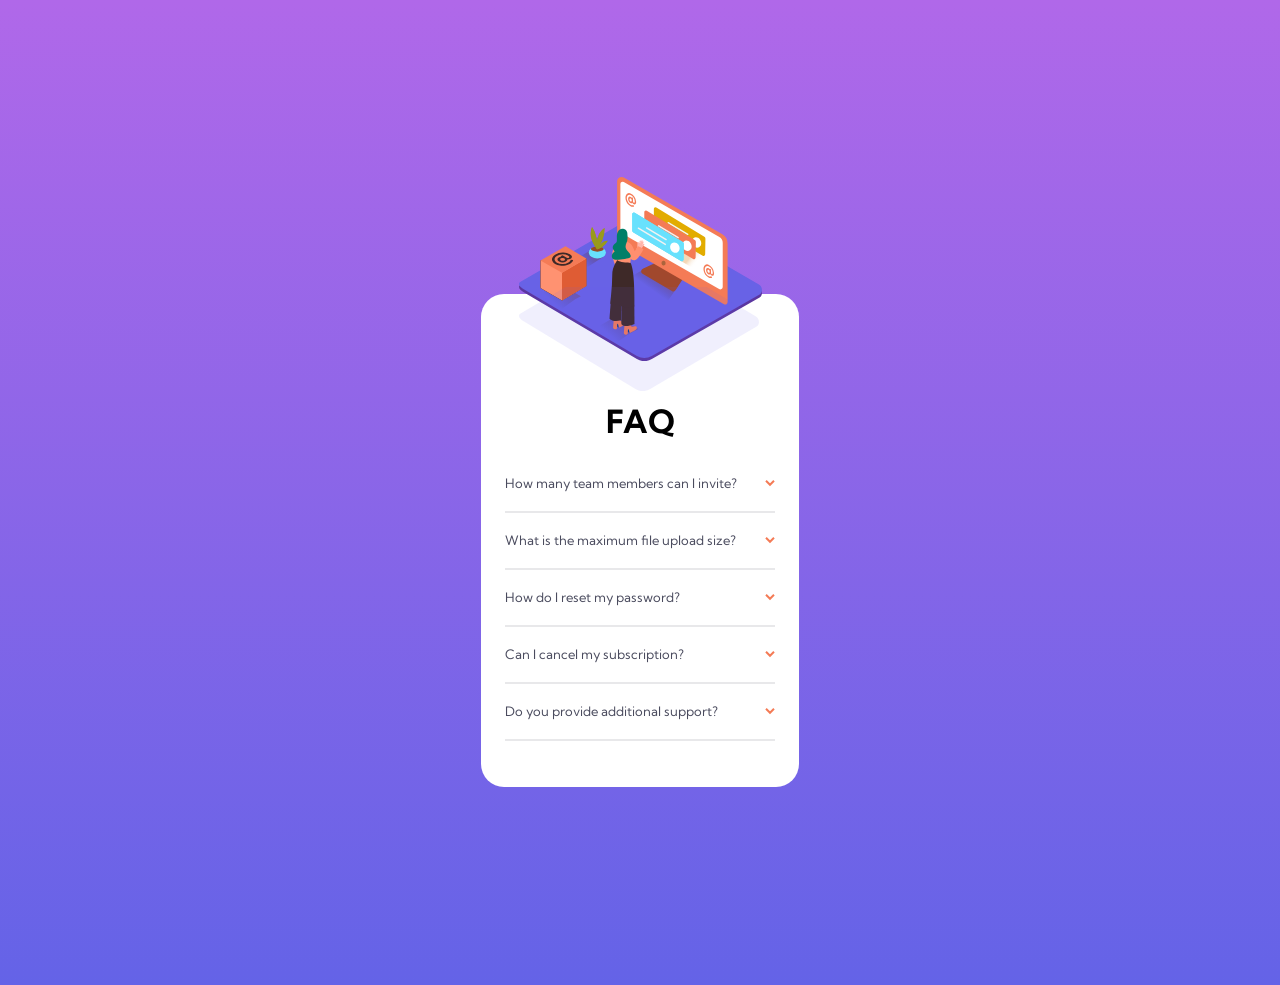
<file: index.html>
<!DOCTYPE html>
<html lang="en">
  <head>
    <meta charset="UTF-8" />
    <meta name="viewport" content="width=device-width, initial-scale=1.0" />

    <link
      rel="icon"
      type="image/png"
      sizes="32x32"
      href="./images/favicon-32x32.png"
    />
    <link rel="stylesheet" href="style.css" />

    <title>Frontend Mentor | FAQ Accordion Card</title>
  </head>
  <body>
    <div class="main">
      <div class="main_img_mobile">
        <img
          class="woman_img"
          src="./images/illustration-woman-online-mobile.svg"
          alt=""
        />
        <img class="shadow" src="./images/bg-pattern-mobile.svg" alt="" />
      </div>
      <div class="main_img_desktop">
        <img
          class="woman_img"
          src="./images/illustration-woman-online-desktop.svg"
          alt=""
        />
        <img class="shadow" src="./images/bg-pattern-desktop.svg" alt="" />
      </div>
      <div class="card">
        <h1>FAQ</h1>
        <div id="container">
          <div id="question">
            <p>How many team members can I invite?</p>
            <img id="arrow_img" src="./images/icon-arrow-down.svg" alt="" />
          </div>

          <span id="panel">
            You can invite up to 2 additional users on the Free plan. There is
            no limit on team members for the Premium plan.
          </span>

          <hr />
        </div>
        <div id="container">
          <div id="question">
            <p>What is the maximum file upload size?</p>
            <img id="arrow_img" src="./images/icon-arrow-down.svg" alt="" />
          </div>

          <span>
            No more than 2GB. All files in your account must fit your allotted
            storage space.
          </span>

          <hr />
        </div>
        <div id="container">
          <div id="question">
            <p>How do I reset my password?</p>
            <img id="arrow_img" src="./images/icon-arrow-down.svg" alt="" />
          </div>

          <span>
            Click “Forgot password” from the login page or “Change password”
            from your profile page. A reset link will be emailed to you.
          </span>

          <hr />
        </div>
        <div id="container">
          <div id="question">
            <p>Can I cancel my subscription?</p>
            <img id="arrow_img" src="./images/icon-arrow-down.svg" alt="" />
          </div>

          <span>
            Yes! Send us a message and we’ll process your request no questions
            asked. Do you provide additional support? Chat and email support is
            available 24/7. Phone lines are open during normal business hours.
          </span>

          <hr />
        </div>
        <div id="container">
          <div id="question">
            <p>Do you provide additional support?</p>
            <img id="arrow_img" src="./images/icon-arrow-down.svg" alt="" />
          </div>

          <span>
            Chat and email support is available 24/7. Phone lines are open
            during normal business hours.
          </span>

          <hr />
        </div>
      </div>
    </div>
  </body>
  <script src="./script.js"></script>
</html>
</file>
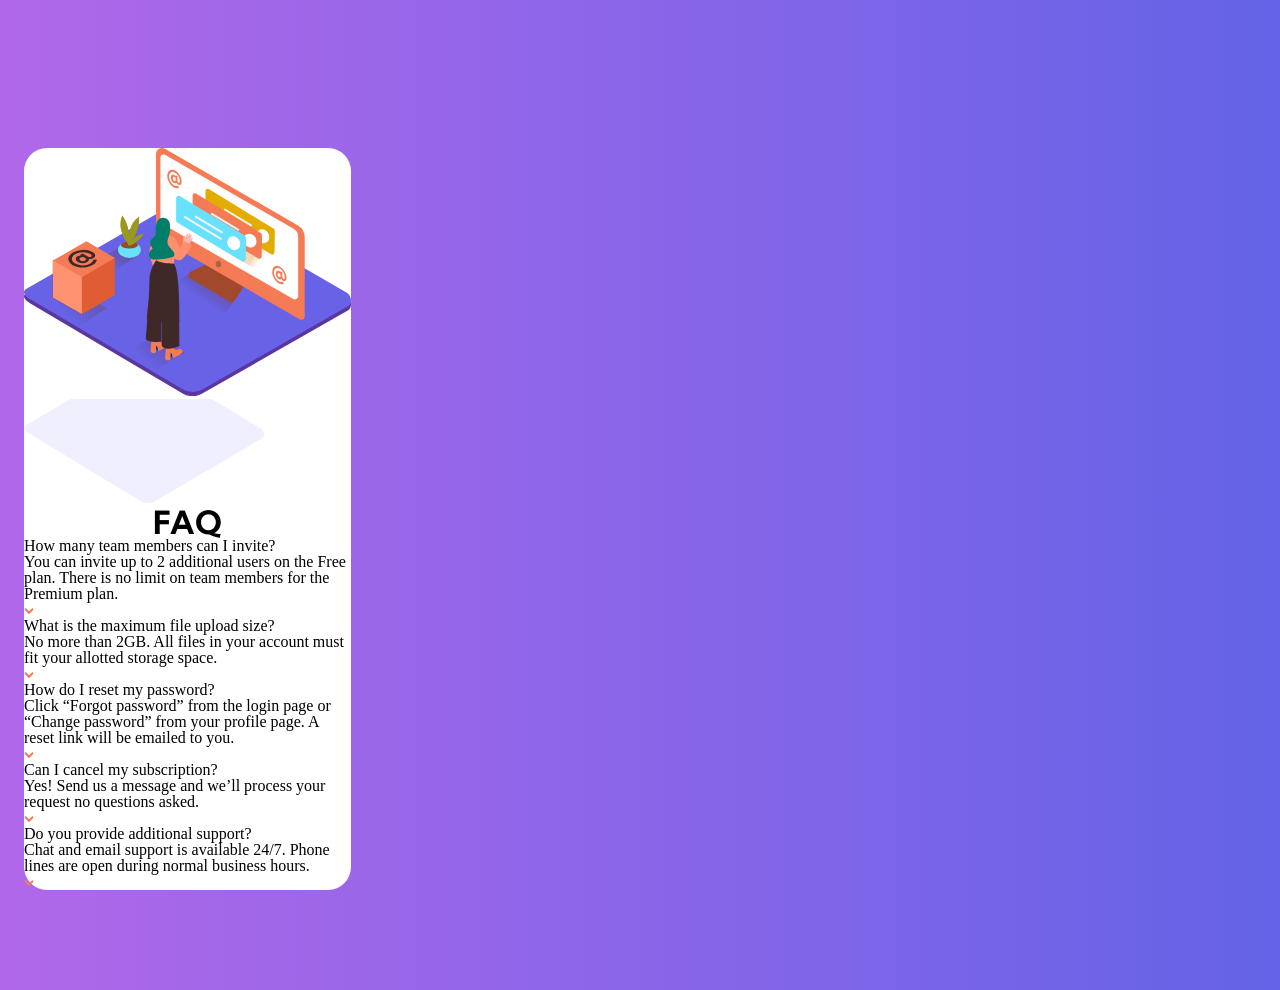
<file: faq-accordion-card-main/index.html>
<!DOCTYPE html>
<html lang="en">
<head>
  <meta charset="UTF-8">
  <meta name="viewport" content="width=device-width, initial-scale=1.0"> <!-- displays site properly based on user's device -->

  <link rel="icon" type="image/png" sizes="32x32" href="./images/favicon-32x32.png">





  <link rel="stylesheet" href="reset.css">

  <link rel="stylesheet" href="style.css">
  
  
  <title>Frontend Mentor | FAQ Accordion Card</title>


</head>


<body>

      <div class="Main">

          <div class="Hero">


            <div class="hero-patern">
              <img src="./images/illustration-woman-online-mobile.svg" alt="woman" class="womanmob">
              <img src="./images/bg-pattern-mobile.svg" alt="pattern"class="patternmob">
            </div>
              
              <div class="hero-box">
                  <img src="./images/illustration-woman-online-desktop.svg" alt="woman"class="womandesk">
                  <img src="./images/illustration-box-desktop.svg" alt="box" class="boxdes">
                  <img src="./images/bg-pattern-desktop.svg" alt="pattern"class="patterndesk">
              </div>
             
           
          </div>


          <div class="Card">
              <h1>faq</h1>

                <div class="Questions">
                    <div class="bar">
                      <div class="quest">How many team members can I invite?</div>
                      <div class="answer">
                        You can invite up to 2 additional users on the Free plan. There is no limit on 
                        team members for the Premium plan.
                      </div>
                      <div class="arrow">
                        <img src="./images/icon-arrow-down.svg" alt="arrow" class="arrowd">
                      </div>
                    </div>

                    <div class="bar">
                      <div class="quest">What is the maximum file upload size?</div>
                      <div class="answer">
                        No more than 2GB. All files in your account must fit your allotted storage space.
                      </div>
                      <div class="arrow">
                        <img src="./images/icon-arrow-down.svg" alt="arrow" class="arrowd">
                      </div>
                    </div>

                    <div class="bar">
                      <div class="quest">How do I reset my password?</div>
                      <div class="answer">
                        Click “Forgot password” from the login page or “Change password” from your profile page.
                        A reset link will be emailed to you.
                      </div>
                      <div class="arrow">
                        <img src="./images/icon-arrow-down.svg" alt="arrow" class="arrowd">
                      </div>
                    </div>

                    <div class="bar">
                      <div class="quest">Can I cancel my subscription?</div>
                      <div class="answer">
                         Yes! Send us a message and we’ll process your request no questions asked.
                      </div>
                      <div class="arrow">
                        <img src="./images/icon-arrow-down.svg" alt="arrow" class="arrowd">
                      </div>
                    </div>

                    <div class="bar">
                      <div class="quest">Do you provide additional support?</div>
                      <div class="answer">
                         Chat and email support is available 24/7. Phone lines are open during normal business hours.
                      </div>
                      <div class="arrow">
                        <img src="./images/icon-arrow-down.svg" alt="arrow" class="arrowd">
                      </div>
                    </div>



                      
                    


                </div>


          </div>

             
                  <!-- <div class="attribution">
                    Challenge by <a href="https://www.frontendmentor.io?ref=challenge" target="_blank">Frontend Mentor</a>. 
                    Coded by <a href="https://github.com/lashasuxa">lasha Sukhashvili</a>.
                  </div> -->


      </div>


        
      <script src="accordion.js"></script>

</body>




</html>
</file>
<file: style.css>
@import url("https://fonts.googleapis.com/css2?family=Kumbh+Sans:wght@400;700&display=swap");

:root {
  --Very_dark_blue: hsl(238, 29%, 16%);
  --Soft_red: hsl(14, 88%, 65%);
  --Soft_violet: hsl(273, 75%, 66%);
  --Soft_blue: hsl(240, 73%, 65%);
  --Very_dark_grayish_blue: hsl(237, 12%, 33%);
  --Dark_grayish_blue: hsl(240, 6%, 50%);
  --Light_grayish_blue: hsl(240, 5%, 91%);
}

body {
  padding: 0;
  margin: 0;
}
.main {
  height: 100%;
  background: linear-gradient(180deg, #b068e9 0%, #6463e7 100%);
  min-height: 100vh;
  display: flex;
  flex-direction: column;
  align-items: center;
  padding: 0px 24px 85px 24px;
  margin: 0;
  font-family: "Kumbh Sans";
  font-size: 13px;
  margin: 0 auto;
}

span {
  display: none;
  font-weight: 400;
  line-height: 18px;
  width: 260px;
  color: var(--Dark_grayish_blue);
}
h1 {
  font-size: 32px;
  text-align: center;
  padding-top: 20px;
}

#shadow {
  position: relative;
  top: 50px;
  left: 40px;
}
#question {
  display: flex;
  flex-direction: row;
  justify-content: space-between;
}
img {
  align-self: center;
}
.card {
  justify-content: center;
  min-width: 270px;
  background-color: white;
  border-radius: 23px;
  padding: 65px 24px 40px 24px;
  cursor: pointer;
  max-width: 920px;
  margin: 0 auto;
}
hr {
  border: 1px solid #e8e8ea;
}

.main_img_mobile {
  position: relative;
  top: 177px;
}
.shadow {
  position: relative;
  top: -77px;
  left: 0px;
}
p {
  font-weight: 400;
  font-size: 13px;
  color: var(--Very_dark_grayish_blue);
}
.span.active {
  display: block;
}
.main_img_desktop {
  display: none;
}

/* styles for js */
.newStyle {
  display: block;
  transition-duration: 1000ms;
}
.rotateArrow {
  transform: rotate(180deg);
  transition-duration: 1000ms;
}
</file>
<file: faq-accordion-card-main/style.css>
@import url('https://fonts.googleapis.com/css2?family=Kumbh+Sans:wght@400;700&display=swap');

* {
    margin: 0;
    padding: 0;
    box-sizing: border-box;
  }

  body{
    
    background: linear-gradient(90deg, rgba(176,104,233,1) 0%, rgba(100,99,231,1) 100%);

  }
  h1{
    font-size: 32px;
    font-family: Kumbh Sans;
    line-height: 40px;
    line-height: 100%;
    text-transform: uppercase;
    font-weight: 700;
    text-align: center;
  }

  .womandesk{
    display: none;
  }

  .boxdes{
    display: none;
  }
  .patterndesk{
    display: none;
  }


  .Main{
    margin: 148px 24px 100px 24px;
    background: #FFFF;
    border-radius: 23px;
    width: 327px;
  }
















  @media screen and (min-width: 1440px) {
    body {
      /* background-color: lightgreen; */
    }


    h1{
      text-align: start;
    }


    .womanmob{
      display: none;
    }
  
   
    .patternmob{
      display: none;
    }

    .womandesk{
      display: block;
    }
  
    .boxdes{
      display: block;
      position: absolute;
      top: 125px;
    }
    .patterndesk{
      display: block;
    }







  }























/* 
    .attribution { font-size: 11px; text-align: center; }
    .attribution a { color: hsl(228, 45%, 44%); } */
</file>
